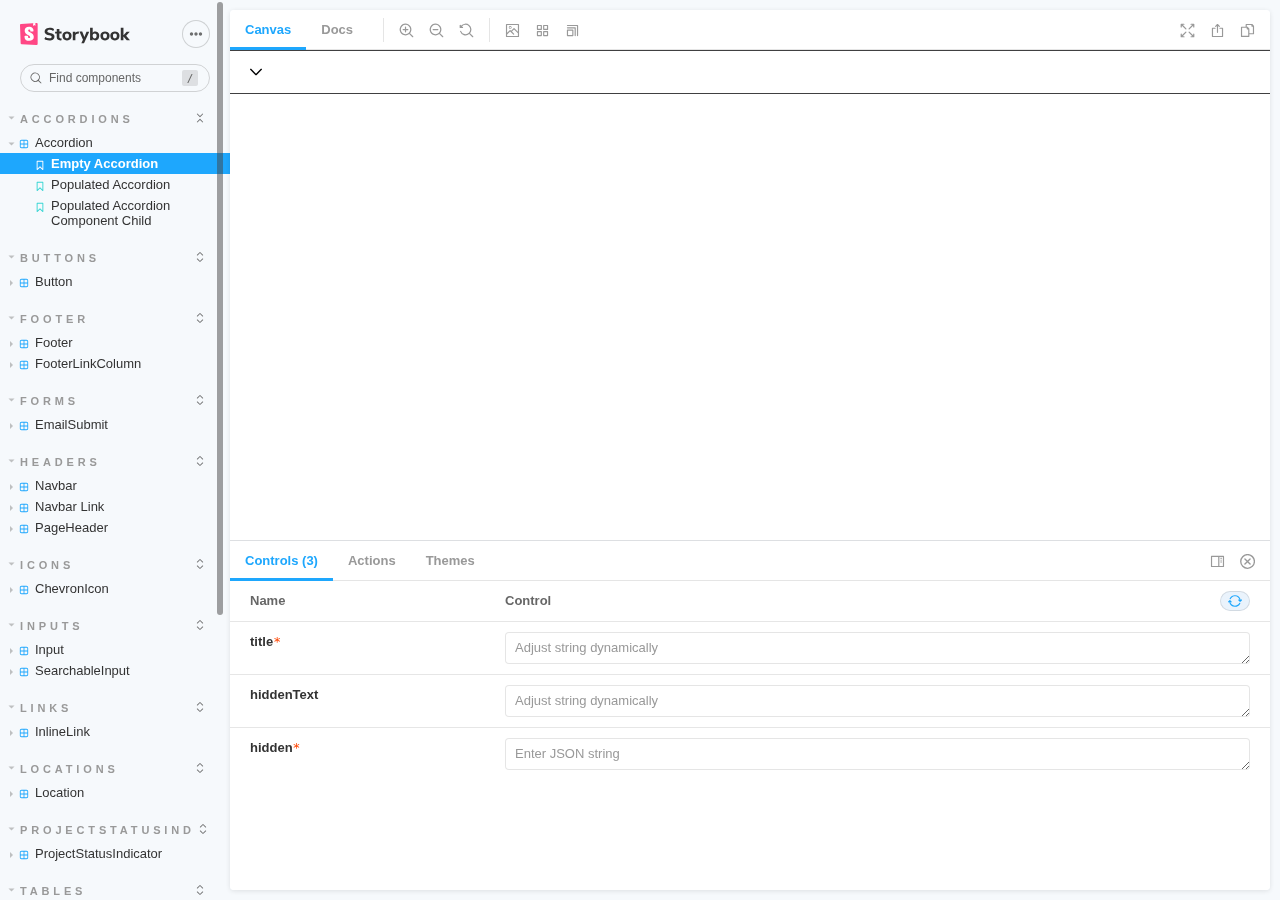
<file: index.html>
<!doctype html><html lang="en"><head><meta charset="utf-8"/><title>Storybook</title><meta name="viewport" content="width=device-width,initial-scale=1"/><style>html, body {
    overflow: hidden;
    height: 100%;
    width: 100%;
    margin: 0;
    padding: 0;
  }

  * {
    box-sizing: border-box;
  }</style><script>/* globals window */
  /* eslint-disable no-underscore-dangle */
  try {
    if (window.top !== window) {
      window.__REACT_DEVTOOLS_GLOBAL_HOOK__ = window.top.__REACT_DEVTOOLS_GLOBAL_HOOK__;
    }
  } catch (e) {
    // eslint-disable-next-line no-console
    console.warn('unable to connect to top frame for connecting dev tools');
  }

  window.onerror = function onerror(message, source, line, column, err) {
    if (window.CONFIG_TYPE !== 'DEVELOPMENT') return;
    // eslint-disable-next-line no-var, vars-on-top
    var xhr = new window.XMLHttpRequest();
    xhr.open('POST', '/runtime-error');
    xhr.setRequestHeader('Content-Type', 'application/json;charset=UTF-8');
    xhr.send(
      JSON.stringify({
        /* eslint-disable object-shorthand */
        message: message,
        source: source,
        line: line,
        column: column,
        error: err && { message: err.message, name: err.name, stack: err.stack },
        origin: 'manager',
        /* eslint-enable object-shorthand */
      })
    );
  };</script><style>#root[hidden],
      #docs-root[hidden] {
        display: none !important;
      }</style></head><body><div id="root"></div><div id="docs-root"></div><script>window['CONFIG_TYPE'] = "PRODUCTION";
            
        
            
              window['LOGLEVEL'] = "info";
            
        
            
        
            
        
            
              window['DOCS_MODE'] = false;</script><script src="runtime~main.030fe47be1de8ee0b219.manager.bundle.js"></script><script src="vendors~main.4d4e3fe15f18d2991abe.manager.bundle.js"></script><script src="main.f442fdf758a8a0ae785d.manager.bundle.js"></script></body></html>
</file>
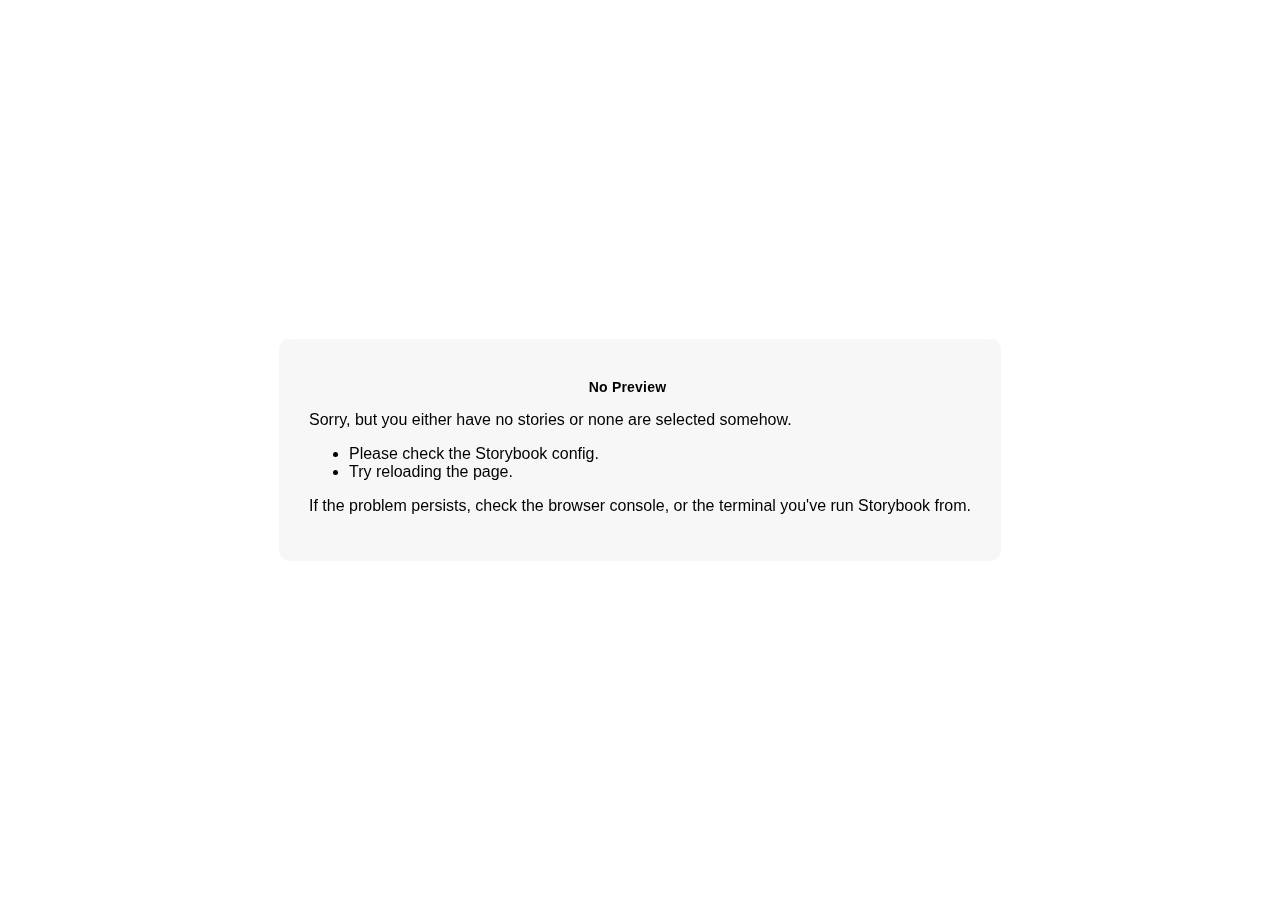
<file: iframe.html>
<!doctype html><html lang="en"><head><meta charset="utf-8"><title>Storybook</title><meta name="viewport" content="width=device-width,initial-scale=1"><base target="_parent"><style>:not(.sb-show-main) > .sb-main,
  :not(.sb-show-nopreview) > .sb-nopreview,
  :not(.sb-show-errordisplay) > .sb-errordisplay {
    display: none;
  }

  .sb-show-main.sb-main-centered {
    margin: 0;
    display: flex;
    align-items: center;
    min-height: 100vh;
  }

  .sb-show-main.sb-main-centered #root {
    box-sizing: border-box;
    margin: auto;
    padding: 1rem;
    max-height: 100%; /* Hack for centering correctly in IE11 */
  }

  /* Vertical centering fix for IE11 */
  @media screen and (-ms-high-contrast: none), (-ms-high-contrast: active) {
    .sb-show-main.sb-main-centered:after {
      content: '';
      min-height: inherit;
      font-size: 0;
    }
  }

  .sb-show-main.sb-main-fullscreen {
    margin: 0;
    padding: 0;
    display: block;
  }

  .sb-show-main.sb-main-padded {
    margin: 0;
    padding: 1rem;
    display: block;
  }

  .sb-wrapper {
    position: fixed;
    top: 0;
    bottom: 0;
    left: 0;
    right: 0;
    padding: 20px;
    font-family: "Nunito Sans", -apple-system, ".SFNSText-Regular", "San Francisco", BlinkMacSystemFont, "Segoe UI", "Helvetica Neue", Helvetica, Arial, sans-serif;
    -webkit-font-smoothing: antialiased;
    overflow: auto;
  }

  .sb-heading {
    font-size: 14px;
    font-weight: 600;
    letter-spacing: 0.2px;
    margin: 10px 0;
    padding-right: 25px;
  }

  .sb-nopreview {
    display: flex;
    align-content: center;
    justify-content: center;
  }

  .sb-nopreview_main {
    margin: auto;
    padding: 30px;
    border-radius: 10px;
    background: rgba(0,0,0,0.03);
  }

  .sb-nopreview_heading {
    text-align: center;
  }

  .sb-errordisplay {
    border: 20px solid rgb(187, 49, 49);
    background: #222;
    color: #fff;
    z-index: 999999;
  }

  .sb-errordisplay_code {
    padding: 10px;
    background: #000;
    color: #eee;
    font-family: "Operator Mono", "Fira Code Retina", "Fira Code", "FiraCode-Retina", "Andale Mono", "Lucida Console", Consolas, Monaco, monospace;
  }

  .sb-errordisplay pre {
    white-space: pre-wrap;
  }</style><script>/* globals window */
  /* eslint-disable no-underscore-dangle */
  try {
    if (window.top !== window) {
      window.__REACT_DEVTOOLS_GLOBAL_HOOK__ = window.top.__REACT_DEVTOOLS_GLOBAL_HOOK__;
      window.__VUE_DEVTOOLS_GLOBAL_HOOK__ = window.top.__VUE_DEVTOOLS_GLOBAL_HOOK__;
      window.top.__VUE_DEVTOOLS_CONTEXT__ = window.document;
    }
  } catch (e) {
    // eslint-disable-next-line no-console
    console.warn('unable to connect to top frame for connecting dev tools');
  }

  window.onerror = function onerror(message, source, line, column, err) {
    if (window.CONFIG_TYPE !== 'DEVELOPMENT') return;
    // eslint-disable-next-line no-var, vars-on-top
    var xhr = new window.XMLHttpRequest();
    xhr.open('POST', '/runtime-error');
    xhr.setRequestHeader('Content-Type', 'application/json;charset=UTF-8');
    xhr.send(
      JSON.stringify({
        /* eslint-disable object-shorthand */
        message: message,
        source: source,
        line: line,
        column: column,
        error: err && { message: err.message, name: err.name, stack: err.stack },
        origin: 'preview',
        /* eslint-enable object-shorthand */
      })
    );
  };</script><link href="static/css/main.0758a06e.chunk.css" rel="stylesheet"><style>#root[hidden],
      #docs-root[hidden] {
        display: none !important;
      }</style></head><body><div class="sb-nopreview sb-wrapper"><div class="sb-nopreview_main"><h1 class="sb-nopreview_heading sb-heading">No Preview</h1><p>Sorry, but you either have no stories or none are selected somehow.</p><ul><li>Please check the Storybook config.</li><li>Try reloading the page.</li></ul><p>If the problem persists, check the browser console, or the terminal you've run Storybook from.</p></div></div><div class="sb-errordisplay sb-wrapper"><pre id="error-message" class="sb-heading"></pre><pre class="sb-errordisplay_code"><code id="error-stack"></code></pre></div><div id="root"></div><div id="docs-root"></div><script>window['LOGLEVEL'] = "info";
            
        
            
              window['FRAMEWORK_OPTIONS'] = {};</script><script src="runtime~main.df013c94.iframe.bundle.js"></script><script src="vendors~main.f7e44b9e.iframe.bundle.js"></script><script src="main.43fa63f6.iframe.bundle.js"></script></body></html>
</file>
<file: static/css/main.0758a06e.chunk.css>
@font-face {
  font-family: "LatoLight";
  font-weight: normal;
  font-style: normal;
  src: url(../../static/media/LatoLatin-Light.02290aae.woff2) format("woff2"),
    url(../../static/media/LatoLatin-Light.0faa5aeb.woff) format("woff"),
    url(../../static/media/LatoLatin-Light.0a89f90b.ttf) format("truetype");
}

@font-face {
  font-family: "LatoRegular";
  font-weight: normal;
  font-style: normal;
  src: url(../../static/media/LatoLatin-Regular.f42ffe0a.woff2) format("woff2"),
    url(../../static/media/LatoLatin-Regular.ddabf82b.woff) format("woff"),
    url(../../static/media/LatoLatin-Regular.1a161b4d.ttf) format("truetype");
}

* {
  box-sizing: border-box;
}

body {
  margin: 0;
  font-family: "LatoRegular", sans-serif;
  -webkit-font-smoothing: antialiased;
  -moz-osx-font-smoothing: grayscale;
}

/* remove all default button styling */
button,
input[type="submit"],
input[type="reset"] {
  background: none;
  color: inherit;
  border: none;
  padding: 0;
  font: inherit;
  cursor: pointer;
  font-size: 1rem;
}


/*# sourceMappingURL=main.0758a06e.chunk.css.map*/
</file>
